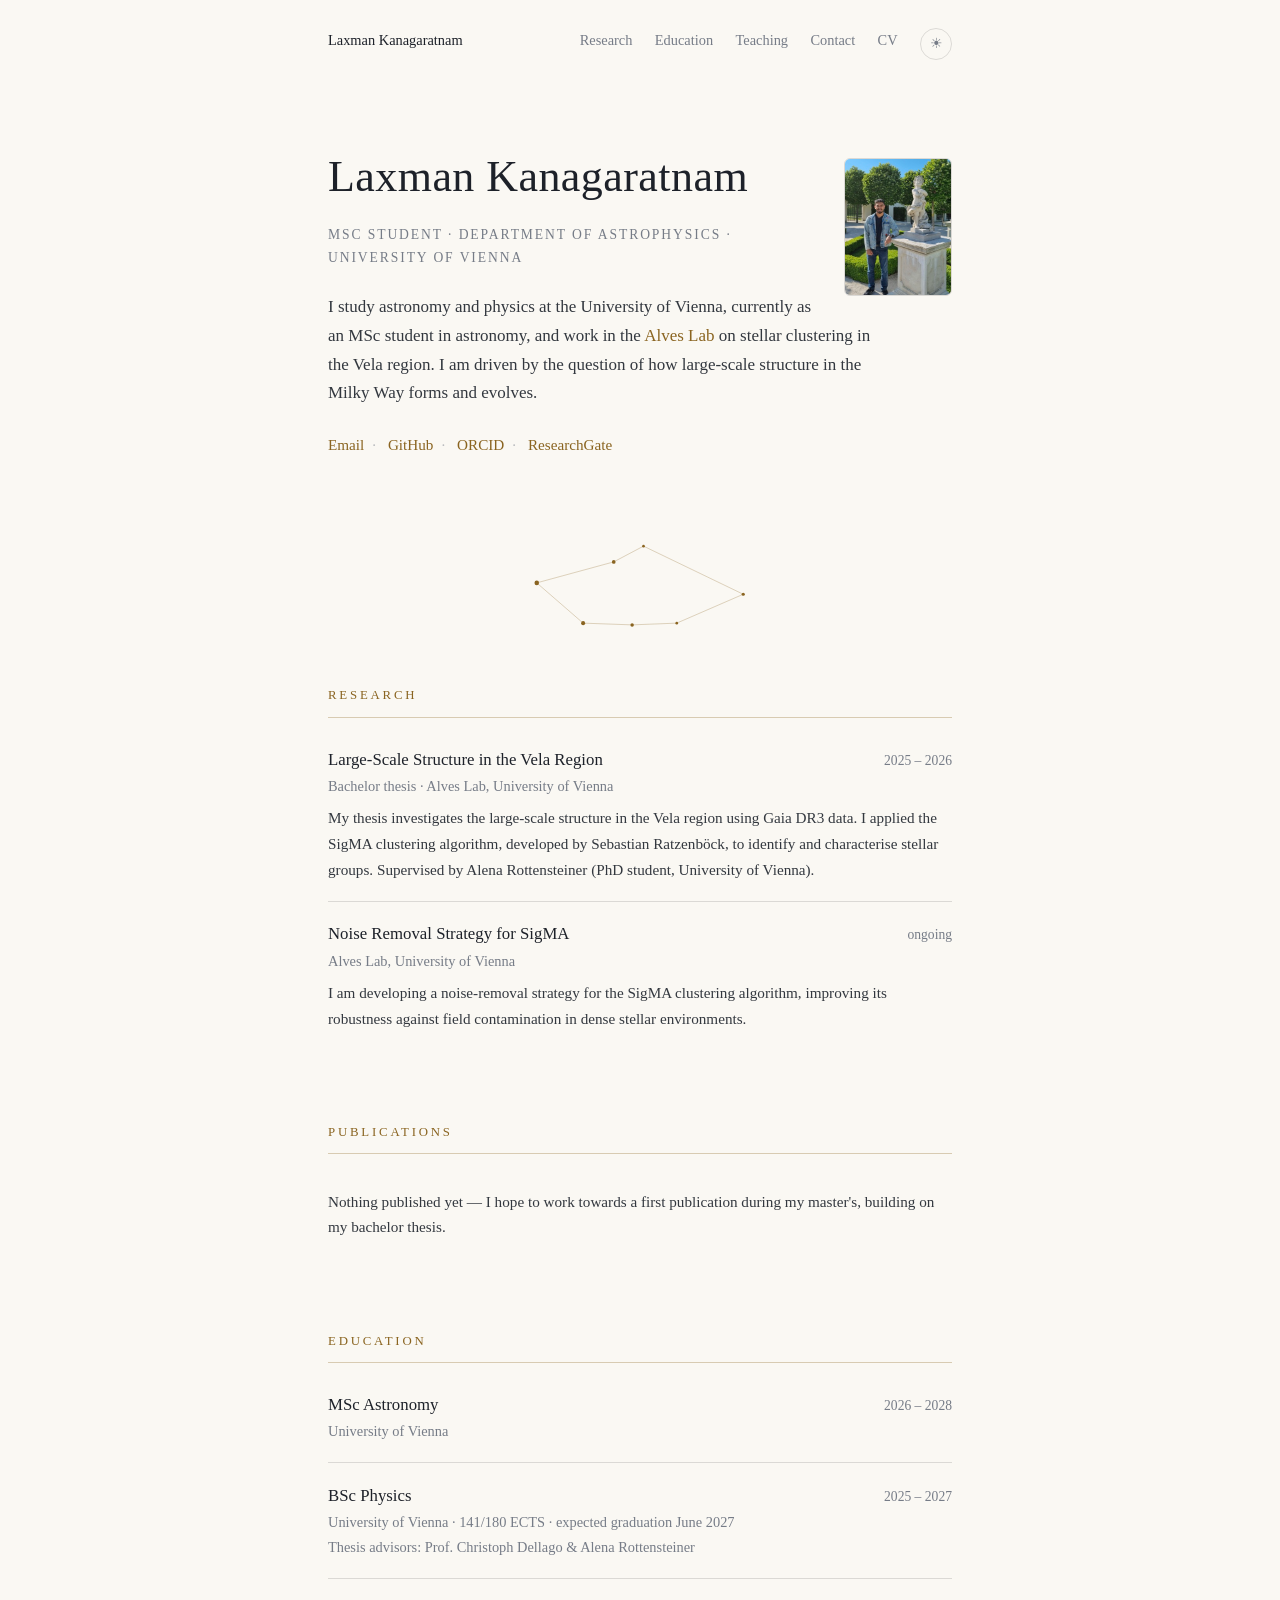
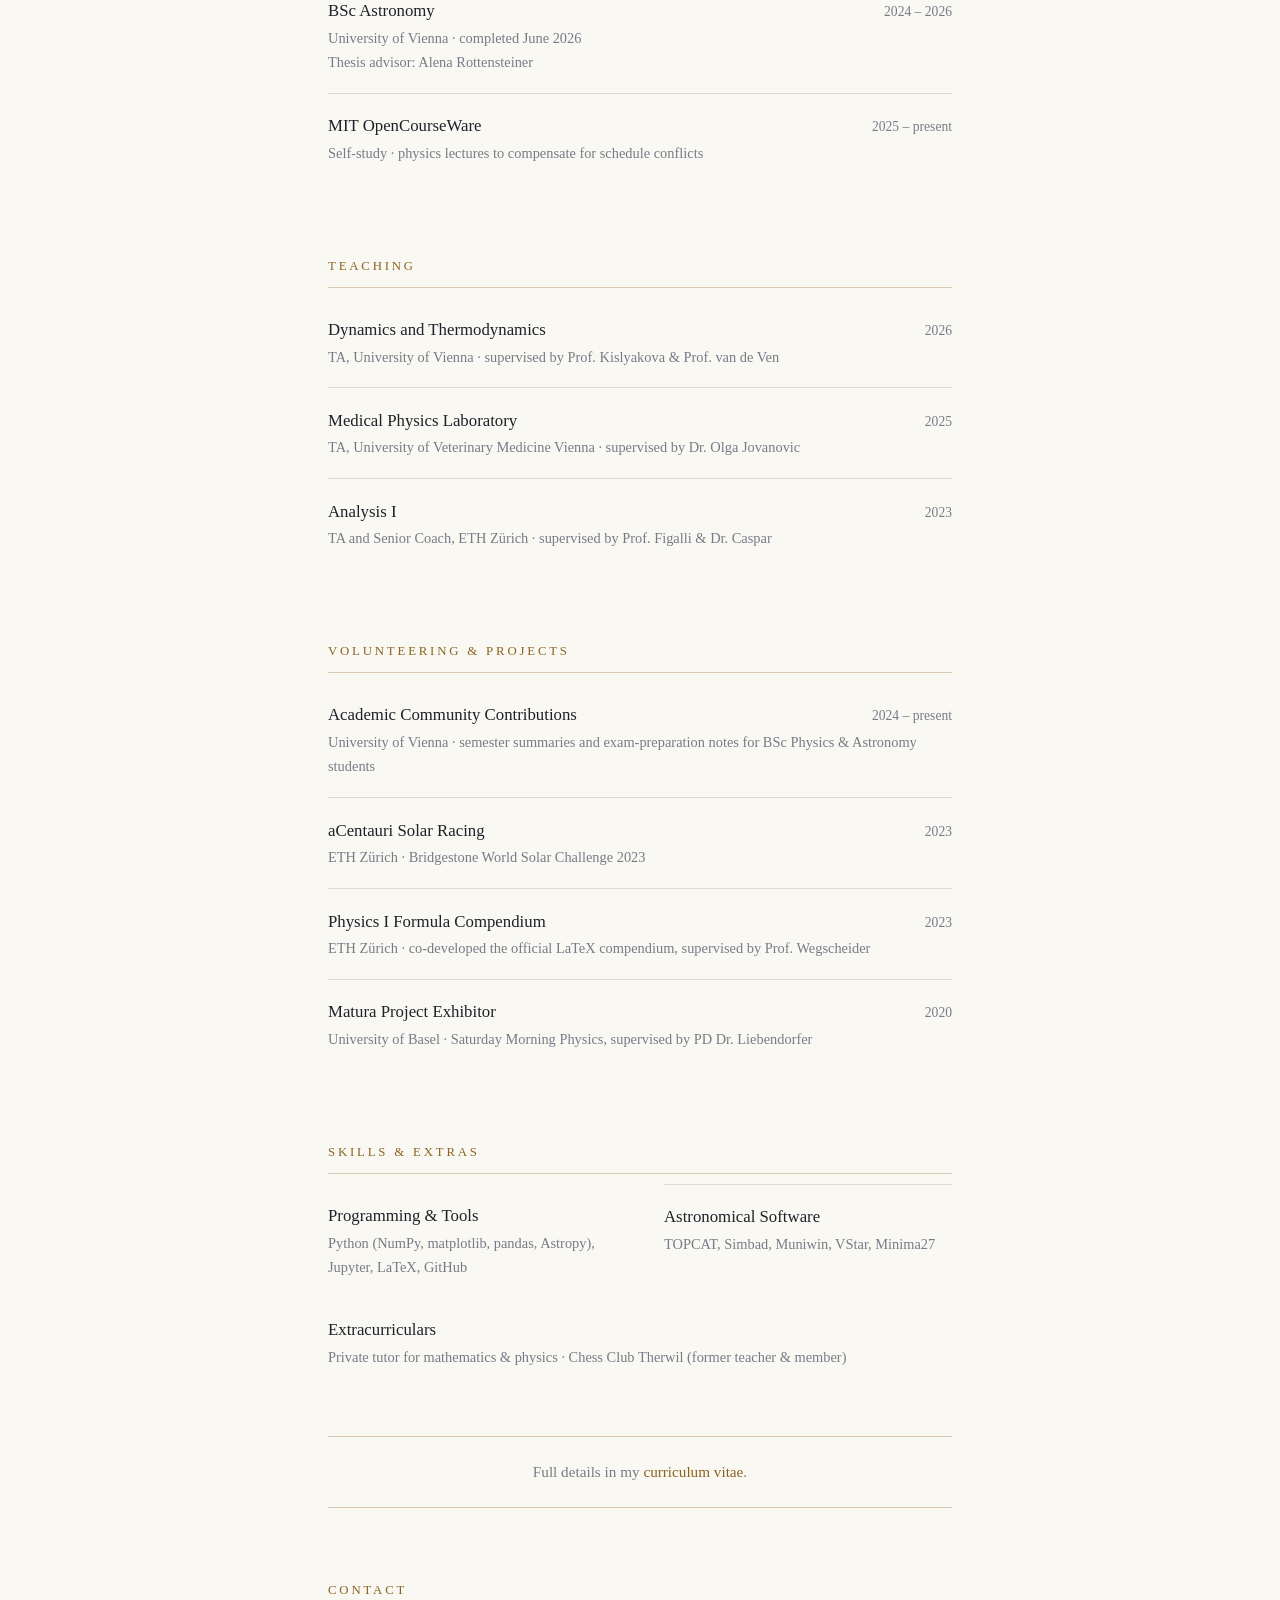
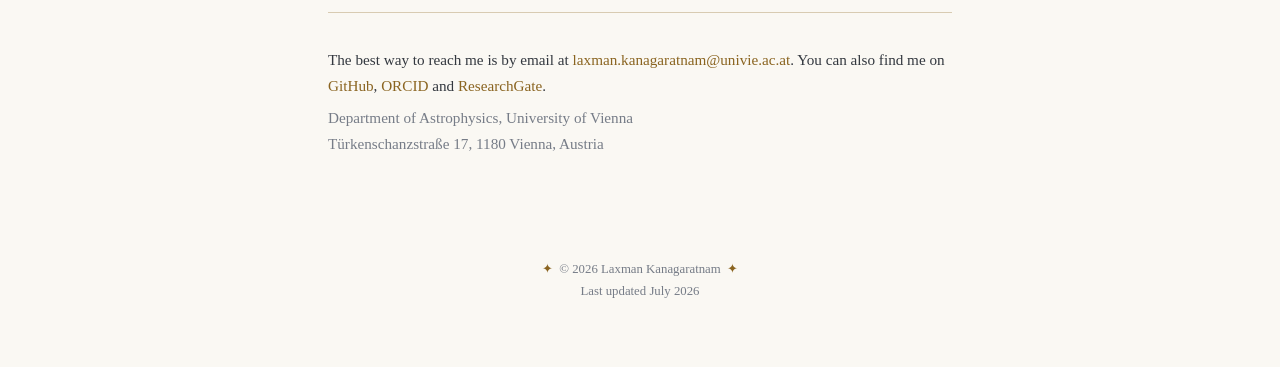
<file: index.html>
<!DOCTYPE html>
<html lang="en" data-theme="dark">
<head>
  <meta charset="utf-8">
  <meta name="google-site-verification" content="ED8T8fXIkeAnCf_O30Sc8ZE0vodMEgtw0tzs3NkbesI">
  <meta name="viewport" content="width=device-width,initial-scale=1">
  <meta name="description" content="Laxman Kanagaratnam — Physics & Astronomy at the University of Vienna. Research in star formation and galactic structure.">
  <meta name="theme-color" content="#0a0d14">
  <meta property="og:title" content="Laxman Kanagaratnam">
  <meta property="og:description" content="Physics & Astronomy at the University of Vienna. Research in star formation and galactic structure.">
  <meta property="og:image" content="https://laxmankanagaratnam.github.io/assets/images/me.jpg">
  <meta property="og:url" content="https://laxmankanagaratnam.github.io">
  <meta property="og:type" content="website">
  <link rel="icon" href="data:image/svg+xml,%3Csvg xmlns='http://www.w3.org/2000/svg' viewBox='0 0 64 64'%3E%3Cpath fill='%23d9bd8a' d='M32 2 38 26 62 32 38 38 32 62 26 38 2 32 26 26Z'/%3E%3C/svg%3E">
  <title>Laxman Kanagaratnam · Astronomy, University of Vienna</title>
  <script type="application/ld+json">
  {
    "@context": "https://schema.org",
    "@type": "Person",
    "name": "Laxman Kanagaratnam",
    "url": "https://laxmankanagaratnam.github.io",
    "image": "https://laxmankanagaratnam.github.io/assets/images/me.jpg",
    "jobTitle": "MSc student in Astronomy",
    "email": "mailto:laxman.kanagaratnam@univie.ac.at",
    "affiliation": {
      "@type": "Organization",
      "name": "Department of Astrophysics, University of Vienna"
    },
    "sameAs": [
      "https://github.com/laxmankanagaratnam",
      "https://orcid.org/0009-0006-7566-4137",
      "https://www.researchgate.net/profile/Laxman-Kanagaratnam"
    ]
  }
  </script>

  <style>
    *, *::before, *::after { margin: 0; padding: 0; box-sizing: border-box; }

    :root {
      --serif: Georgia, 'Times New Roman', serif;
      --max-w: 42rem;
    }

    [data-theme="dark"] {
      --bg: #0a0d14;
      --text: #d6d9e0;
      --text-dim: #8a8f9e;
      --heading: #eceef2;
      --accent: #d9bd8a;
      --rule: rgba(217, 189, 138, 0.25);
      --border: rgba(255, 255, 255, 0.1);
      --star-opacity: 1;
    }

    [data-theme="light"] {
      --bg: #faf8f3;
      --text: #33383f;
      --text-dim: #767c87;
      --heading: #1d2129;
      --accent: #8a6420;
      --rule: rgba(138, 100, 32, 0.3);
      --border: rgba(0, 0, 0, 0.12);
      --star-opacity: 0;
    }

    html { scroll-behavior: smooth; }

    body {
      font-family: var(--serif);
      background: var(--bg);
      color: var(--text);
      line-height: 1.7;
      font-size: 1.0625rem;
      -webkit-font-smoothing: antialiased;
      transition: background 0.6s ease, color 0.4s ease;
    }

    a {
      color: var(--accent);
      text-decoration: none;
      border-bottom: 1px solid transparent;
      transition: border-color 0.2s ease;
    }
    a:hover { border-bottom-color: var(--accent); }
    ::selection { background: var(--accent); color: var(--bg); }

    a:focus-visible, button:focus-visible {
      outline: 2px solid var(--accent);
      outline-offset: 3px;
      border-radius: 2px;
    }
    .skip {
      position: absolute;
      left: -9999px;
      z-index: 10;
    }
    .skip:focus {
      left: 1rem; top: 1rem;
      position: fixed;
      background: var(--bg);
      padding: 0.5rem 1rem;
      border: 1px solid var(--accent);
      border-radius: 4px;
    }

    #starfield {
      position: fixed;
      inset: 0;
      z-index: 0;
      pointer-events: none;
      opacity: var(--star-opacity);
      transition: opacity 0.8s ease;
    }

    .page {
      position: relative;
      z-index: 1;
      max-width: var(--max-w);
      margin: 0 auto;
      padding: 0 1.5rem 4rem;
    }

    /* ---- Header ---- */
    header {
      display: flex;
      align-items: baseline;
      justify-content: space-between;
      gap: 1rem;
      padding: 1.75rem 0;
      font-size: 0.9rem;
    }
    header nav { display: flex; gap: 1.4rem; align-items: baseline; }
    header nav a { color: var(--text-dim); }
    header nav a:hover { color: var(--accent); }
    .brand { color: var(--heading); }

    .theme-toggle {
      background: none;
      border: 1px solid var(--border);
      border-radius: 999px;
      color: var(--text-dim);
      font-family: var(--serif);
      font-size: 0.85rem;
      width: 2rem; height: 2rem;
      cursor: pointer;
      line-height: 1;
      transition: color 0.2s ease, border-color 0.2s ease;
      align-self: center;
    }
    .theme-toggle:hover { color: var(--accent); border-color: var(--accent); }

    /* ---- Hero ---- */
    .hero { padding: 4rem 0 3.5rem; }
    .hero img {
      width: 108px; height: 138px;
      object-fit: cover;
      border-radius: 6px;
      border: 1px solid var(--border);
      float: right;
      margin: 0.4rem 0 1rem 1.75rem;
    }
    .hero h1 {
      font-size: clamp(2rem, 5.5vw, 2.75rem);
      font-weight: normal;
      color: var(--heading);
      letter-spacing: 0.01em;
      line-height: 1.15;
      margin-bottom: 1.25rem;
    }
    .hero .role {
      font-size: 0.85rem;
      text-transform: uppercase;
      letter-spacing: 0.14em;
      color: var(--text-dim);
      margin-bottom: 1.5rem;
    }
    .hero p { max-width: 34rem; margin-bottom: 1.5rem; }
    .hero-links { font-size: 0.95rem; color: var(--text-dim); }
    .hero-links span { margin: 0 0.5rem; color: var(--text-dim); opacity: 0.5; }

    /* ---- Vela constellation divider ---- */
    .vela {
      display: flex;
      justify-content: center;
      padding: 0.5rem 0 1.5rem;
    }
    .vela svg { overflow: visible; }
    .vela path { fill: none; stroke: var(--rule); stroke-width: 1; }
    .vela circle { fill: var(--accent); }

    /* ---- Sections ---- */
    section { padding: 2.25rem 0; }
    section h2 {
      font-size: 0.8rem;
      font-weight: normal;
      text-transform: uppercase;
      letter-spacing: 0.22em;
      color: var(--accent);
      margin-bottom: 0.6rem;
    }
    section h2::after {
      content: '';
      display: block;
      width: 100%;
      height: 1px;
      background: var(--rule);
      margin-top: 0.6rem;
    }

    .entry { padding: 1.15rem 0; }
    .entry + .entry { border-top: 1px solid var(--border); }
    .entry-head {
      display: flex;
      justify-content: space-between;
      align-items: baseline;
      gap: 1rem;
    }
    .entry-head h3 {
      font-size: 1.05rem;
      font-weight: normal;
      color: var(--heading);
    }
    .entry-date {
      font-size: 0.85rem;
      color: var(--text-dim);

      white-space: nowrap;
    }
    .entry-sub { font-size: 0.9rem; color: var(--text-dim); }
    .entry p:not(.entry-sub) { font-size: 0.95rem; margin-top: 0.4rem; }

    .two-col { display: grid; grid-template-columns: 1fr 1fr; gap: 0 3rem; }
    @media (max-width: 640px) { .two-col { grid-template-columns: 1fr; } }

    /* ---- Contact ---- */
    .contact-address { margin-top: 0.9rem; font-size: 0.9rem; color: var(--text-dim); }

    /* ---- Scroll reveal — pure CSS, degrades gracefully ---- */
    @supports (animation-timeline: view()) {
      main section:not(.hero), .vela {
        animation: rise both;
        animation-timeline: view();
        animation-range: entry 0% entry 70%;
      }
      @media (prefers-reduced-motion: reduce) {
        main section:not(.hero), .vela { animation: none; }
      }
    }
    @keyframes rise {
      from { opacity: 0; transform: translateY(12px); }
      to { opacity: 1; transform: none; }
    }

    /* ---- CV link ---- */
    .cv-note {
      margin-top: 3rem;
      padding: 1.4rem 0;
      border-top: 1px solid var(--rule);
      border-bottom: 1px solid var(--rule);
      text-align: center;

      font-size: 0.95rem;
      color: var(--text-dim);
    }

    footer {
      padding-top: 3rem;
      text-align: center;
      font-size: 0.8rem;
      color: var(--text-dim);
    }
    footer .glyph { color: var(--accent); font-style: normal; }

    /* ---- Mobile layout ---- */
    @media (max-width: 640px) {
      body { font-size: 1rem; }
      header {
        flex-direction: column;
        align-items: center;
        gap: 0.75rem;
        padding: 1.4rem 0 1rem;
      }
      header nav { gap: 1.1rem; flex-wrap: wrap; justify-content: center; }
      .hero { padding: 2rem 0 2.5rem; text-align: center; }
      .hero img {
        float: none;
        display: block;
        width: 112px; height: 144px;
        margin: 0 auto 1.5rem;
      }
      .hero p { margin-left: auto; margin-right: auto; }
      section { padding: 1.75rem 0; }
      .entry-head {
        flex-direction: column;
        align-items: flex-start;
        gap: 0;
      }
      .entry-date { white-space: normal; }
    }
  </style>
</head>

<body>

<canvas id="starfield"></canvas>

<div class="page">

  <a class="skip" href="#main">Skip to content</a>

  <header>
    <a class="brand" href="#">Laxman Kanagaratnam</a>
    <nav>
      <a href="#research">Research</a>
      <a href="#education">Education</a>
      <a href="#teaching">Teaching</a>
      <a href="#contact">Contact</a>
      <a href="assets/docs/Laxman.pdf" download>CV</a>
      <button class="theme-toggle" id="themeToggle" aria-label="Toggle theme">☾</button>
    </nav>
  </header>

  <main id="main">

  <section class="hero" id="about">
    <img src="assets/images/me-web.jpg" alt="Laxman Kanagaratnam" width="317" height="480">
    <h1>Laxman Kanagaratnam</h1>
    <p class="role">MSc student &middot; Department of Astrophysics &middot; University of Vienna</p>
    <p>
      I study astronomy and physics at the University of Vienna, currently as an
      MSc student in astronomy, and work in the
      <a href="https://joaoalves.org" target="_blank" rel="noopener">Alves Lab</a>
      on stellar clustering in the Vela region. I am driven by the question of how
      large-scale structure in the Milky Way forms and evolves.
    </p>
    <p class="hero-links">
      <a href="mailto:laxman.kanagaratnam@univie.ac.at">Email</a><span>&middot;</span>
      <a href="https://github.com/laxmankanagaratnam" target="_blank" rel="noopener">GitHub</a><span>&middot;</span>
      <a href="https://orcid.org/0009-0006-7566-4137" target="_blank" rel="noopener">ORCID</a><span>&middot;</span>
      <a href="https://www.researchgate.net/profile/Laxman-Kanagaratnam" target="_blank" rel="noopener">ResearchGate</a>
    </p>
  </section>

  <!-- Vela — drawn from the real positions of its brightest stars -->
  <div class="vela" aria-hidden="true">
    <svg viewBox="0 0 240 90" width="210" height="79">
      <title>Vela, the Sail</title>
      <path d="M2 42 L55 88 L111 90 L162 88 L238 55 L124 0 L90 18 Z"/>
      <circle cx="2" cy="42" r="2.6"><title>γ Velorum (Regor)</title></circle>
      <circle cx="55" cy="88" r="2.3"><title>δ Velorum (Alsephina)</title></circle>
      <circle cx="90" cy="18" r="2.1"><title>λ Velorum (Suhail)</title></circle>
      <circle cx="111" cy="90" r="2"><title>κ Velorum (Markeb)</title></circle>
      <circle cx="238" cy="55" r="1.8"><title>μ Velorum</title></circle>
      <circle cx="162" cy="88" r="1.5"><title>φ Velorum</title></circle>
      <circle cx="124" cy="0" r="1.5"><title>ψ Velorum</title></circle>
    </svg>
  </div>

  <section id="research">
    <h2>Research</h2>
    <div class="entry">
      <div class="entry-head">
        <h3>Large-Scale Structure in the Vela Region</h3>
        <span class="entry-date">2025 – 2026</span>
      </div>
      <p class="entry-sub">Bachelor thesis &middot; Alves Lab, University of Vienna</p>
      <p>
        My thesis investigates the large-scale structure in the Vela region using Gaia DR3
        data. I applied the SigMA clustering algorithm, developed by Sebastian Ratzenböck,
        to identify and characterise stellar groups. Supervised by Alena Rottensteiner
        (PhD student, University of Vienna).
      </p>
    </div>
    <div class="entry">
      <div class="entry-head">
        <h3>Noise Removal Strategy for SigMA</h3>
        <span class="entry-date">ongoing</span>
      </div>
      <p class="entry-sub">Alves Lab, University of Vienna</p>
      <p>
        I am developing a noise-removal strategy for the SigMA clustering algorithm,
        improving its robustness against field contamination in dense stellar environments.
      </p>
    </div>
  </section>

  <section id="publications">
    <h2>Publications</h2>
    <div class="entry">
      <p>
        Nothing published yet — I hope to work towards a first publication during my
        master's, building on my bachelor thesis.
      </p>
    </div>
  </section>

  <section id="education">
    <h2>Education</h2>
    <div class="entry">
      <div class="entry-head">
        <h3>MSc Astronomy</h3>
        <span class="entry-date">2026 – 2028</span>
      </div>
      <p class="entry-sub">University of Vienna</p>
    </div>
    <div class="entry">
      <div class="entry-head">
        <h3>BSc Physics</h3>
        <span class="entry-date">2025 – 2027</span>
      </div>
      <p class="entry-sub">University of Vienna &middot; 141/180 ECTS &middot; expected graduation June 2027<br>Thesis advisors: Prof. Christoph Dellago &amp; Alena Rottensteiner</p>
    </div>
    <div class="entry">
      <div class="entry-head">
        <h3>BSc Astronomy</h3>
        <span class="entry-date">2024 – 2026</span>
      </div>
      <p class="entry-sub">University of Vienna &middot; completed June 2026<br>Thesis advisor: Alena Rottensteiner</p>
    </div>
    <div class="entry">
      <div class="entry-head">
        <h3>MIT OpenCourseWare</h3>
        <span class="entry-date">2025 – present</span>
      </div>
      <p class="entry-sub">Self-study &middot; physics lectures to compensate for schedule conflicts</p>
    </div>
  </section>

  <section id="teaching">
    <h2>Teaching</h2>
    <div class="entry">
      <div class="entry-head">
        <h3>Dynamics and Thermodynamics</h3>
        <span class="entry-date">2026</span>
      </div>
      <p class="entry-sub">TA, University of Vienna &middot; supervised by Prof. Kislyakova &amp; Prof. van de Ven</p>
    </div>
    <div class="entry">
      <div class="entry-head">
        <h3>Medical Physics Laboratory</h3>
        <span class="entry-date">2025</span>
      </div>
      <p class="entry-sub">TA, University of Veterinary Medicine Vienna &middot; supervised by Dr. Olga Jovanovic</p>
    </div>
    <div class="entry">
      <div class="entry-head">
        <h3>Analysis I</h3>
        <span class="entry-date">2023</span>
      </div>
      <p class="entry-sub">TA and Senior Coach, ETH Zürich &middot; supervised by Prof. Figalli &amp; Dr. Caspar</p>
    </div>
  </section>

  <section id="experience">
    <h2>Volunteering &amp; Projects</h2>
    <div class="entry">
      <div class="entry-head">
        <h3>Academic Community Contributions</h3>
        <span class="entry-date">2024 – present</span>
      </div>
      <p class="entry-sub">University of Vienna &middot; semester summaries and exam-preparation notes for BSc Physics &amp; Astronomy students</p>
    </div>
    <div class="entry">
      <div class="entry-head">
        <h3>aCentauri Solar Racing</h3>
        <span class="entry-date">2023</span>
      </div>
      <p class="entry-sub">ETH Zürich &middot; Bridgestone World Solar Challenge 2023</p>
    </div>
    <div class="entry">
      <div class="entry-head">
        <h3>Physics I Formula Compendium</h3>
        <span class="entry-date">2023</span>
      </div>
      <p class="entry-sub">ETH Zürich &middot; co-developed the official LaTeX compendium, supervised by Prof. Wegscheider</p>
    </div>
    <div class="entry">
      <div class="entry-head">
        <h3>Matura Project Exhibitor</h3>
        <span class="entry-date">2020</span>
      </div>
      <p class="entry-sub">University of Basel &middot; Saturday Morning Physics, supervised by PD Dr. Liebendorfer</p>
    </div>
  </section>

  <section id="skills">
    <h2>Skills &amp; Extras</h2>
    <div class="two-col">
      <div class="entry">
        <div class="entry-head"><h3>Programming &amp; Tools</h3></div>
        <p class="entry-sub">Python (NumPy, matplotlib, pandas, Astropy), Jupyter, LaTeX, GitHub</p>
      </div>
      <div class="entry">
        <div class="entry-head"><h3 id="extracurriculars">Astronomical Software</h3></div>
        <p class="entry-sub">TOPCAT, Simbad, Muniwin, VStar, Minima27</p>
      </div>
    </div>
    <div class="entry">
      <div class="entry-head"><h3>Extracurriculars</h3></div>
      <p class="entry-sub">Private tutor for mathematics &amp; physics &middot; Chess Club Therwil (former teacher &amp; member)</p>
    </div>

    <p class="cv-note">
      Full details in my <a href="assets/docs/Laxman.pdf" download>curriculum vitae</a>.
    </p>
  </section>

  <section id="contact">
    <h2>Contact</h2>
    <div class="entry">
      <p>
        The best way to reach me is by email at
        <a href="mailto:laxman.kanagaratnam@univie.ac.at">laxman.kanagaratnam@univie.ac.at</a>.
        You can also find me on
        <a href="https://github.com/laxmankanagaratnam" target="_blank" rel="noopener">GitHub</a>,
        <a href="https://orcid.org/0009-0006-7566-4137" target="_blank" rel="noopener">ORCID</a> and
        <a href="https://www.researchgate.net/profile/Laxman-Kanagaratnam" target="_blank" rel="noopener">ResearchGate</a>.
      </p>
      <p class="contact-address">
        Department of Astrophysics, University of Vienna<br>
        Türkenschanzstraße 17, 1180 Vienna, Austria
      </p>
    </div>
  </section>

  </main>

  <footer>
    <p><span class="glyph">✦</span>&ensp;&copy; 2026 Laxman Kanagaratnam&ensp;<span class="glyph">✦</span></p>
    <p>Last updated July 2026</p>
  </footer>

</div>

<script>
// Theme toggle
const root = document.documentElement;
const toggle = document.getElementById('themeToggle');

function applyTheme(theme) {
  root.setAttribute('data-theme', theme);
  toggle.textContent = theme === 'dark' ? '☾' : '☀';
  document.querySelector('meta[name="theme-color"]')
    .setAttribute('content', theme === 'dark' ? '#0a0d14' : '#faf8f3');
}
applyTheme(localStorage.getItem('theme') ||
  (window.matchMedia('(prefers-color-scheme: light)').matches ? 'light' : 'dark'));
toggle.addEventListener('click', () => {
  const next = root.getAttribute('data-theme') === 'dark' ? 'light' : 'dark';
  applyTheme(next);
  localStorage.setItem('theme', next);
});

// Quiet starfield — faint, slowly twinkling stars (visible in dark mode only)
const canvas = document.getElementById('starfield');
const ctx = canvas.getContext('2d');
let stars = [];

function resize() {
  canvas.width = window.innerWidth;
  canvas.height = window.innerHeight;
  stars = [];
  const count = Math.floor((canvas.width * canvas.height) / 9000);
  for (let i = 0; i < count; i++) {
    stars.push({
      x: Math.random() * canvas.width,
      y: Math.random() * canvas.height,
      r: Math.random() * 1.1 + 0.3,
      base: 0.15 + Math.random() * 0.45,
      speed: 0.0002 + Math.random() * 0.0006,
      phase: Math.random() * Math.PI * 2
    });
  }
}

const reduceMotion = window.matchMedia('(prefers-reduced-motion: reduce)').matches;

function drawFrame(time) {
  ctx.clearRect(0, 0, canvas.width, canvas.height);
  for (const s of stars) {
    const a = reduceMotion
      ? s.base * 0.8
      : s.base * (0.55 + 0.45 * Math.sin(time * s.speed + s.phase));
    ctx.beginPath();
    ctx.arc(s.x, s.y, s.r, 0, Math.PI * 2);
    ctx.fillStyle = `rgba(214, 220, 240, ${a})`;
    ctx.fill();
  }
  if (!reduceMotion) requestAnimationFrame(drawFrame);
}

resize();
drawFrame(0);
window.addEventListener('resize', () => { resize(); if (reduceMotion) drawFrame(0); });
</script>

</body>
</html>
</file>
